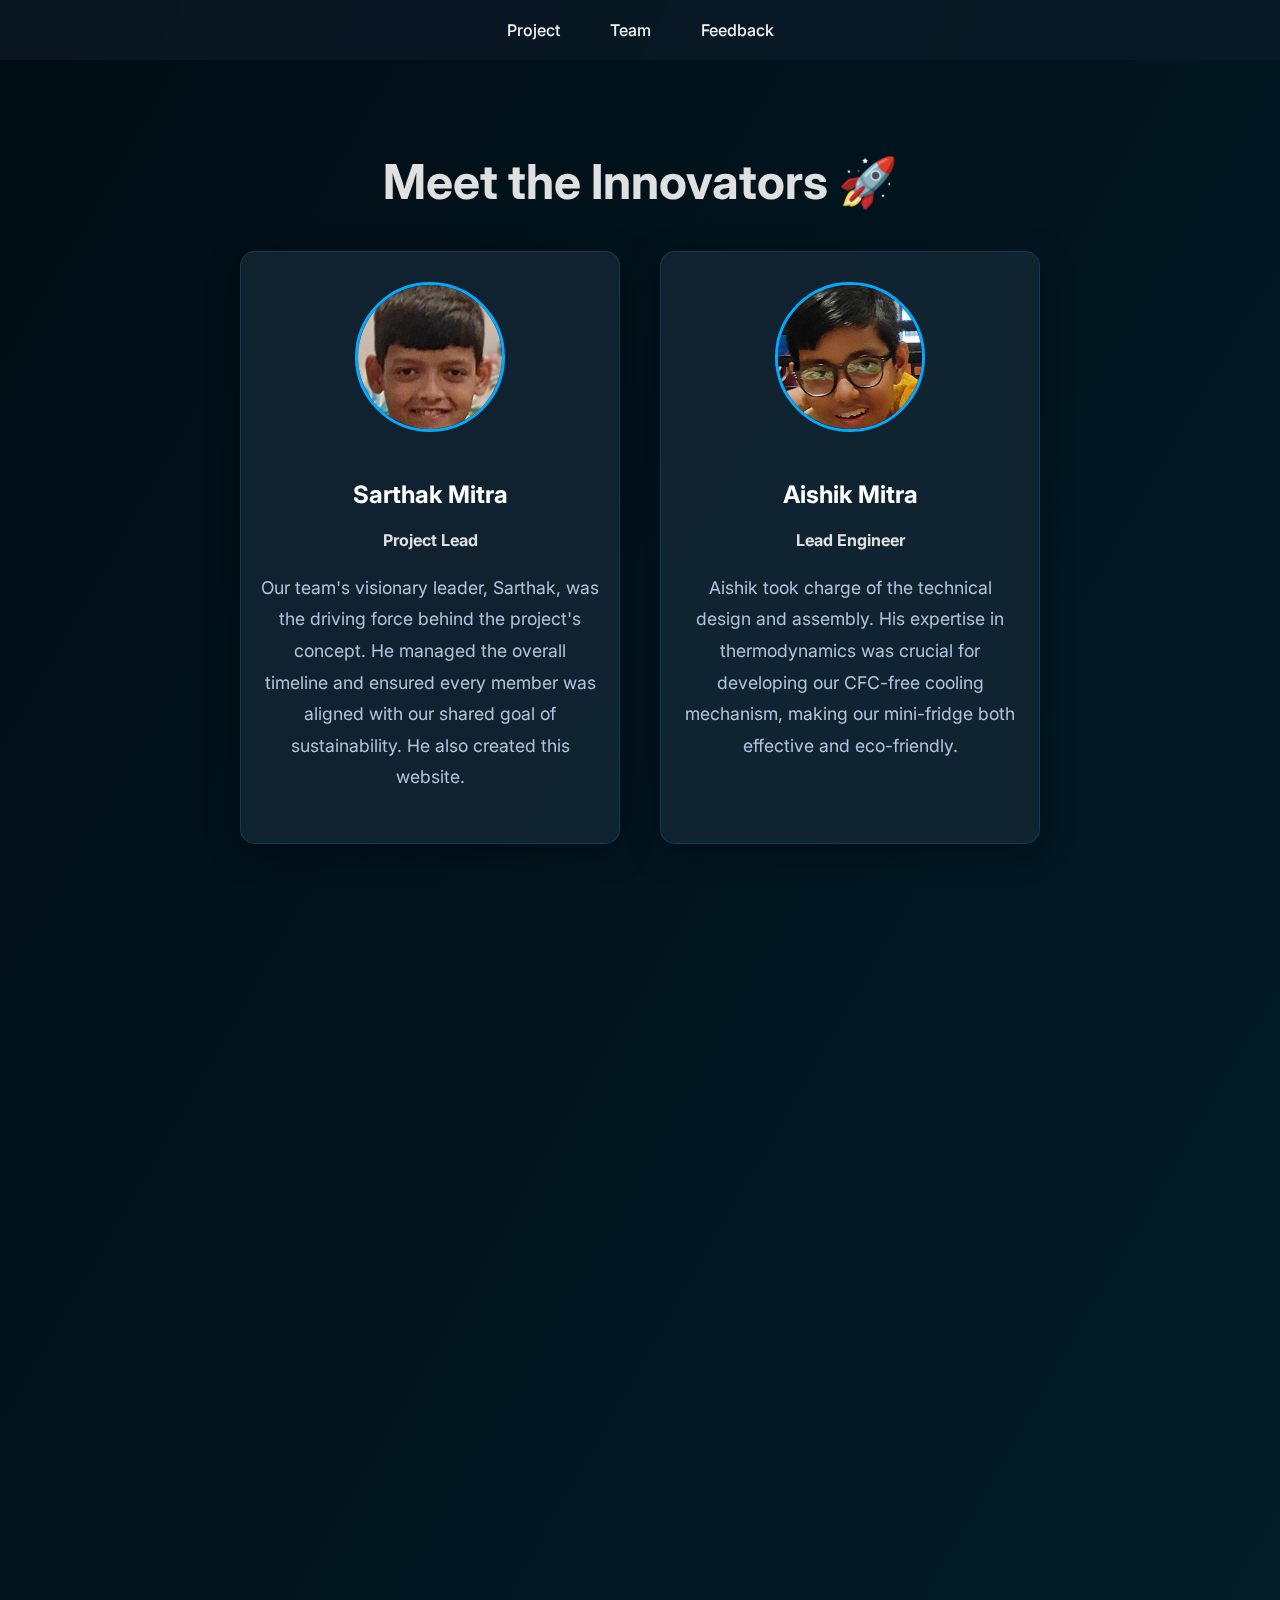
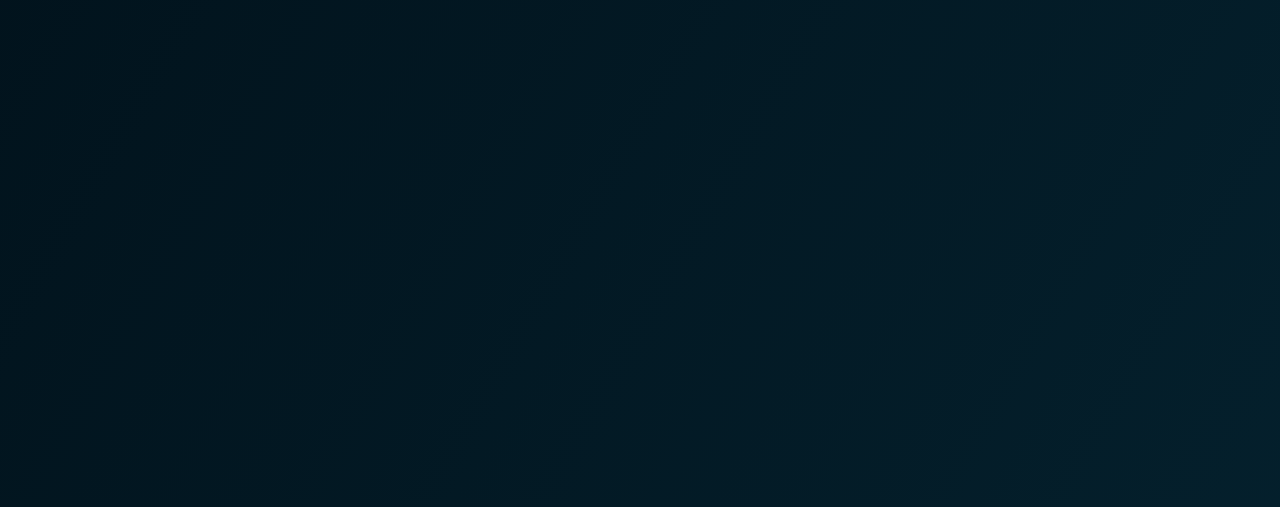
<file: team.html>
<!DOCTYPE html>
<html lang="en">
<head>
    <meta charset="UTF-8">
    <meta name="viewport" content="width=device-width, initial-scale=1.0">
    <title>Our Team</title>
    <link rel="icon" href="data:image/svg+xml,<svg xmlns=%22http://www.w3.org/2000/svg%22 viewBox=%220 0 100 100%22><text y=%22.9em%22 font-size=%2290%22>🚀</text></svg>">
    <!-- Animate On Scroll Library -->
    <link href="https://unpkg.com/aos@2.3.1/dist/aos.css" rel="stylesheet">
    <!-- Main Stylesheet -->
    <link rel="stylesheet" href="style.css">
</head>
<body>
    <!-- Header and Navigation -->
    <header>
        <nav>
            <ul>
                <li><a href="index.html">Project</a></li>
                <li><a href="team.html">Team</a></li>
                <li><a href="feedback.html">Feedback</a></li>
            </ul>
        </nav>
    </header>

    <!-- Main Content -->
    <main>
        <section class="team">
            <h1 data-aos="fade-down">Meet the Innovators 🚀</h1>
            <div class="team-members">
                <!-- Team Member Card 1 -->
                <div class="team-member" data-aos="zoom-in" data-aos-delay="100">
                    <img src="Sarthak.jpg" alt="Sarthak Mitra">
                    <h3>Sarthak Mitra</h3>
                    <h4>Project Lead</h4>
                    <p>Our team's visionary leader, Sarthak, was the driving force behind the project's concept. He managed the overall timeline and ensured every member was aligned with our shared goal of sustainability. He also created this website.</p>
                </div>
                <!-- Team Member Card 2 -->
                <div class="team-member" data-aos="zoom-in" data-aos-delay="200">
                    <img src="Aishik.jpg" alt="Aishik Mitra">
                    <h3>Aishik Mitra</h3>
                    <h4>Lead Engineer</h4>
                    <p>Aishik took charge of the technical design and assembly. His expertise in thermodynamics was crucial for developing our CFC-free cooling mechanism, making our mini-fridge both effective and eco-friendly.</p>
                </div>
                <!-- Team Member Card 3 -->
                <div class="team-member" data-aos="zoom-in" data-aos-delay="300">
                    <img src="Aihan.jpg" alt="Aihan Dasgupta">
                    <h3>Aihan Dasgupta</h3>
                    <h4>Lead Researcher</h4>
                    <p>As the head of research, Aihan explored various eco-friendly materials and refrigerants. His meticulous work ensured that every component of our mini-fridge met the highest standards of environmental safety.</p>
                </div>
                <!-- Team Member Card 4 -->
                <div class="team-member" data-aos="zoom-in" data-aos-delay="400">
                    <img src="Aryabir.jpg" alt="Aryabir Bhattacharya">
                    <h3>Aryabir Bhattacharya</h3>
                    <h4>Software & Controls</h4>
                    <p>Aryabir was responsible for the software and control systems. He programmed the unit for maximum energy efficiency, allowing it to provide optimal cooling with minimal power consumption for outdoor use.</p>
                </div>
                <!-- Team Member Card 5 -->
                <div class="team-member" data-aos="zoom-in" data-aos-delay="500">
                    <img src="Soumav.jpg" alt="Soumav Aich">
                    <h3>Soumav Aich</h3>
                    <h4>UI & Product Design</h4>
                    <p>Soumav handled the user interface and aesthetic design. He ensured the mini-fridge was not only functional but also portable, durable, and visually appealing for activities like picnics and camping trips.</p>
                </div>
            </div>
        </section>
    </main>

    <!-- JavaScript for Scroll Animations -->
    <script src="https://unpkg.com/aos@2.3.1/dist/aos.js"></script>
    <script>
      AOS.init({
        duration: 800,
        once: true,
      });
    </script>
    
    <!-- JavaScript for 3D Tilt Effect -->
    <script>
      document.querySelectorAll('.team-member').forEach(card => {
        // This event fires ONCE when the mouse enters the card's space
        card.addEventListener('mouseenter', () => {
          // Turn off the transition to allow for instant tracking
          card.style.transition = 'none';
        });

        // This event fires continuously as the mouse moves over the card
        card.addEventListener('mousemove', e => {
          const rect = card.getBoundingClientRect();
          const x = e.clientX - rect.left - rect.width / 2;
          const y = e.clientY - rect.top - rect.height / 2;

          const rotateY = x / 20; // Adjust divisor for sensitivity
          const rotateX = -y / 20;
          
          // The transform is now applied instantly without a transition delay
          card.style.transform = `perspective(1000px) rotateY(${rotateY}deg) rotateX(${rotateX}deg) scale(1.05)`;
        });

        // This event fires ONCE when the mouse leaves the card's space
        card.addEventListener('mouseleave', () => {
          // Re-enable the transition for a smooth reset animation
          card.style.transition = 'transform 0.5s ease';
          
          // Reset the card to its original position
          card.style.transform = 'perspective(1000px) rotateY(0) rotateX(0) scale(1)';
        });
      });
    </script>
</body>
</html>
</file>
<file: style.css>
@import url('https://fonts.googleapis.com/css2?family=Inter:wght@400;500;700&display=swap');

/* Universal Box Sizing Rule */
*,
*::before,
*::after {
  box-sizing: border-box;
}

body {
    font-family: 'Inter', sans-serif;
    color: #E0E0E0;
    margin: 0;
    padding: 0;
    background: linear-gradient(300deg, #001220, #083344, #000c14);
    background-size: 400% 400%;
    animation: gradientAnimation 15s ease infinite;
}

@keyframes gradientAnimation {
    0% { background-position: 0% 50%; }
    50% { background-position: 100% 50%; }
    100% { background-position: 0% 50%; }
}

header {
    background-color: rgba(12, 27, 40, 0.7);
    backdrop-filter: blur(10px);
    padding: 20px;
    position: sticky;
    top: 0;
    z-index: 100;
    width: 100%;
    box-sizing: border-box;
}

nav ul {
    list-style: none;
    margin: 0;
    padding: 0;
    display: flex;
    justify-content: center;
}

nav li {
    margin: 0 25px;
}

nav a {
    text-decoration: none;
    color: #f4f4f4;
    font-weight: 500;
    transition: color 0.3s;
    position: relative;
    padding-bottom: 5px;
}

nav a::after {
    content: '';
    position: absolute;
    width: 0;
    height: 2px;
    bottom: 0;
    left: 0;
    background-color: #00aaff;
    transition: width 0.4s ease-out;
}

nav a:hover {
    color: #00aaff;
}

nav a:hover::after {
    width: 100%;
}

main {
    padding: 60px 40px;
    overflow-x: hidden;
}

.project, .team, .feedback {
    max-width: 800px;
    margin: 0 auto;
    text-align: center;
}

.project h1, .team h1, .feedback h1 {
    font-size: 3rem;
    margin-bottom: 20px;
    font-weight: 700;
}

.project p, .team p {
    font-size: 1.1rem;
    line-height: 1.8;
    margin-bottom: 20px;
    color: #b0c4de;
}

.project h2 {
    font-size: 2rem;
    margin-top: 40px;
    color: #00aaff;
}

.team-members {
    display: grid;
    grid-template-columns: repeat(auto-fit, minmax(250px, 1fr));
    gap: 40px;
    margin-top: 40px;
}

.team-member {
    background-color: rgba(20, 39, 53, 0.8);
    padding: 30px 20px;
    border-radius: 15px;
    border: 1px solid rgba(0, 170, 255, 0.2);
    box-shadow: 0 8px 32px 0 rgba(0, 0, 0, 0.37);
    will-change: transform, box-shadow;
    transition: transform 0.4s ease-in-out, box-shadow 0.4s ease-in-out;
}

.team-member:hover {
    transform: translateY(-10px);
    box-shadow: 0 0 25px rgba(0, 170, 255, 0.5);
}

.team-member img {
    width: 150px;
    height: 150px;
    border-radius: 50%;
    object-fit: cover;
    margin-bottom: 20px;
    border: 3px solid #00aaff;
}

.team-member h3 {
    font-size: 1.5rem;
    margin-bottom: 10px;
    color: #ffffff;
}

form {
    display: flex;
    flex-direction: column;
    gap: 20px;
}

input, textarea {
    padding: 15px;
    border: 1px solid #2a3b4a;
    border-radius: 8px;
    font-size: 16px;
    background-color: #081c28;
    color: #E0E0E0;
    transition: border-color 0.3s, box-shadow 0.3s;
}

input:focus, textarea:focus {
    outline: none;
    border-color: #00aaff;
    box-shadow: 0 0 10px rgba(0, 170, 255, 0.5);
}

button {
    background-color: #00aaff;
    color: #fff;
    padding: 15px;
    border: none;
    border-radius: 8px;
    font-size: 18px;
    font-weight: 500;
    cursor: pointer;
    transition: background-color 0.3s, transform 0.3s;
}

button:hover {
    background-color: #0088cc;
    transform: scale(1.05);
}
/* --- Interactive Calculator Styles --- */
.calculator-container {
    background-color: rgba(20, 39, 53, 0.8);
    border-radius: 15px;
    padding: 30px;
    margin-top: 60px;
    border: 1px solid rgba(0, 170, 255, 0.2);
}

.calculator-container h2 {
    margin-top: 0;
}

.calculator-controls {
    margin: 20px 0;
    font-size: 1.1rem;
}

.calculator-controls label {
    display: block;
    margin-bottom: 10px;
}

#hours-slider {
    width: 100%;
    cursor: pointer;
}

.chart-container {
    max-width: 700px;
    margin: 20px auto 0 auto;
}
/* --- Summary Card Styles --- */
.summary-cards {
    display: flex;
    justify-content: center;
    gap: 20px;
    margin: 30px 0;
    flex-wrap: wrap;
}

.card {
    background-color: rgba(8, 28, 40, 0.8);
    border-radius: 10px;
    padding: 15px 25px;
    text-align: center;
    border: 1px solid rgba(0, 170, 255, 0.3);
    min-width: 200px;
}

.card h4 {
    margin: 0 0 5px 0;
    font-size: 1rem;
    color: #b0c4de;
    font-weight: 500;
}

.card p {
    margin: 0;
    font-size: 1.8rem;
    font-weight: 700;
    color: #00aaff;
}

/* Ensure chart container has a defined height */
.chart-container {
    position: relative;
    height: 400px; /* Give the chart a fixed height */
    max-width: 700px;
    margin: 20px auto 0 auto;
}
</file>
